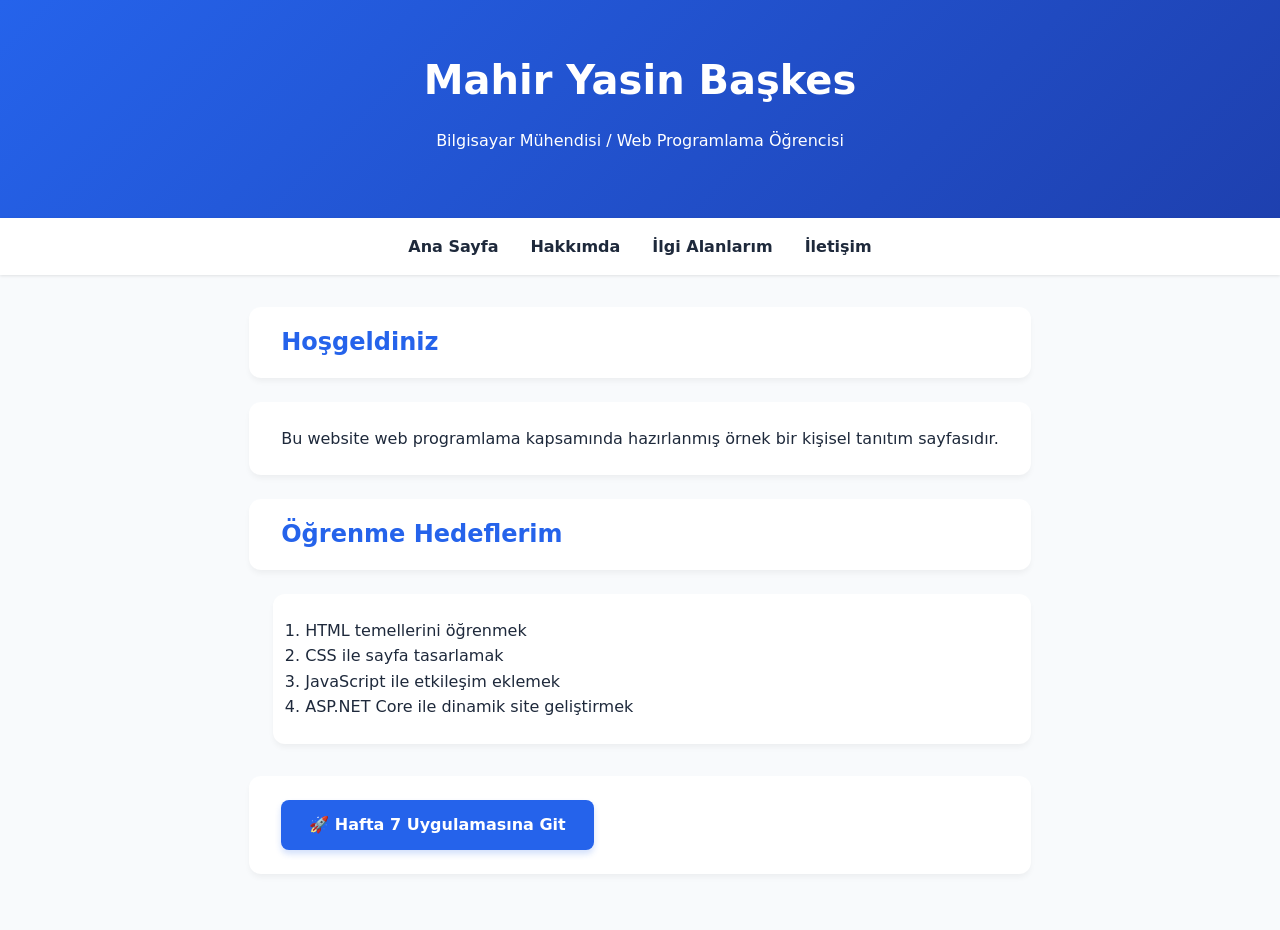
<file: index.html>
<!DOCTYPE html>
<html lang="tr">
<head>
    <meta charset="UTF-8">
    <title>Ana Sayfa</title>
    <link rel="stylesheet" href="styles/style.css">
</head>
<body>

<header>
    <strong>Mahir Yasin Başkes</strong>
    <p>Bilgisayar Mühendisi / Web Programlama Öğrencisi</p>
</header>

<nav>
    <ul>
        <li><a href="index.html">Ana Sayfa</a></li>
        <li><a href="about.html">Hakkımda</a></li>
        <li><a href="interests.html">İlgi Alanlarım</a></li>
        <li><a href="contact.html">İletişim</a></li>
    </ul>
</nav>

<main>
    <h2>Hoşgeldiniz</h2>
    <p>Bu website web programlama kapsamında hazırlanmış örnek bir kişisel tanıtım sayfasıdır.</p>

    <h2>Öğrenme Hedeflerim</h2>
    <ol>
        <li>HTML temellerini öğrenmek</li>
        <li>CSS ile sayfa tasarlamak</li>
        <li>JavaScript ile etkileşim eklemek</li>
        <li>ASP.NET Core ile dinamik site geliştirmek</li>
    </ol>

    <div style="margin-top: 2rem;">
        <a href="hafta7.html" style="display:inline-block; padding: 0.75rem 1.75rem; background-color: #0d6efd; color: #fff; text-decoration: none; border-radius: 8px; font-weight: bold; font-size: 1rem;">
            🚀 Hafta 7 Uygulamasına Git
        </a>
    </div>
</main>

<script src="scripts/main.js"></script>
</body>
</html>
</file>
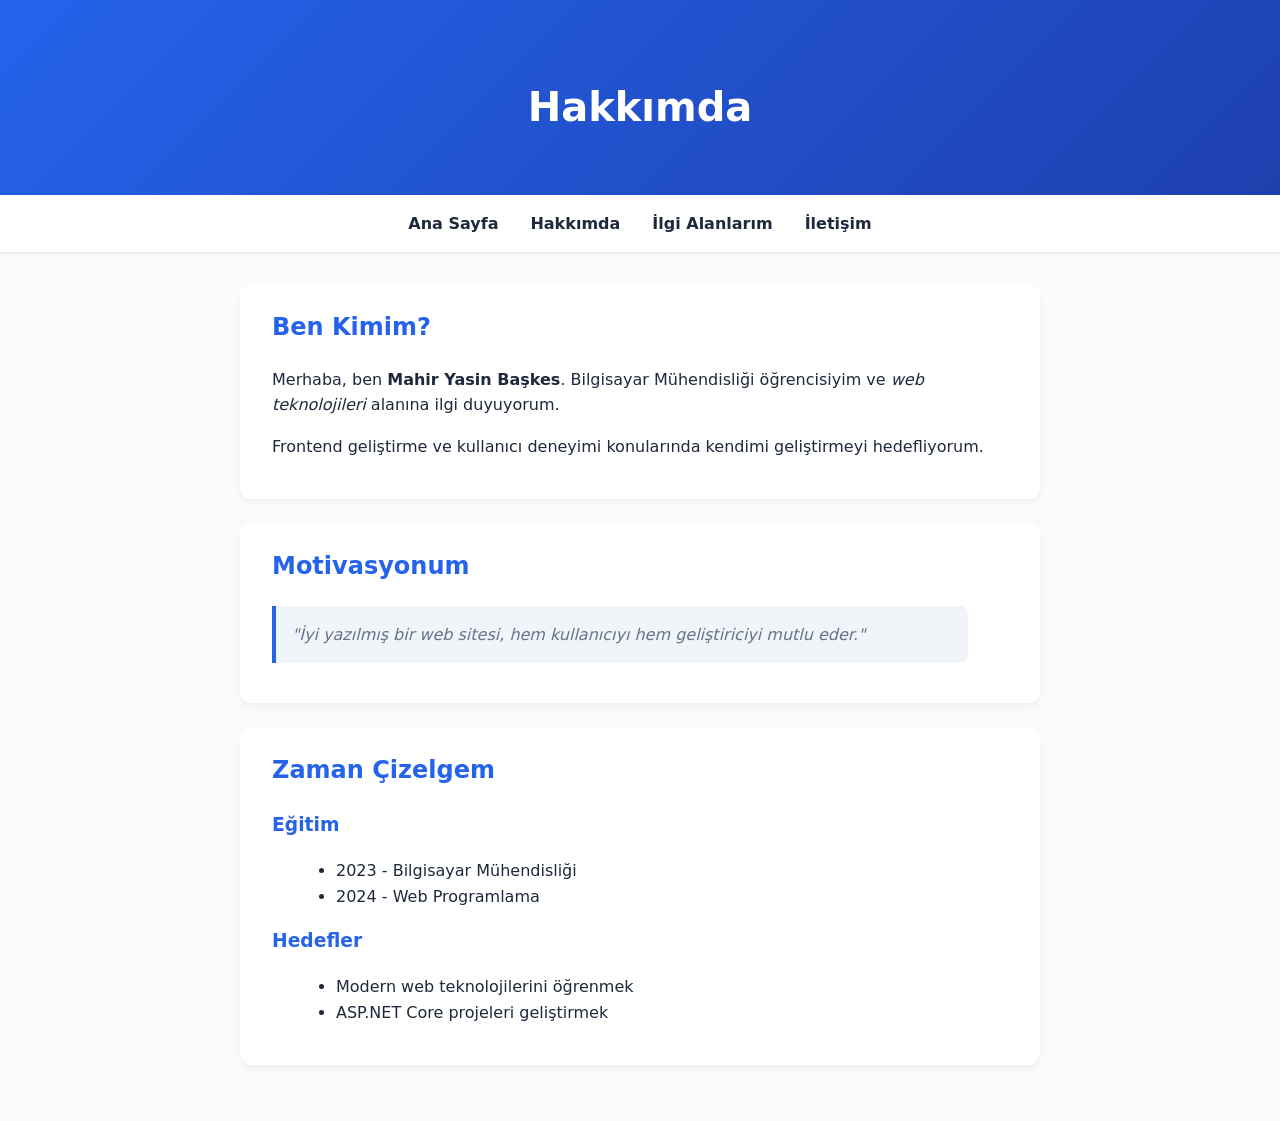
<file: about.html>
<!DOCTYPE html>
<html lang="tr">
<head>
    <meta charset="UTF-8">
    <title>Hakkımda</title>
    <link rel="stylesheet" href="styles/style.css">
</head>
<body>

<header>
    <h1>Hakkımda</h1>
</header>

<nav>
    <ul>
        <li><a href="index.html">Ana Sayfa</a></li>
        <li><a href="about.html">Hakkımda</a></li>
        <li><a href="interests.html">İlgi Alanlarım</a></li>
        <li><a href="contact.html">İletişim</a></li>
    </ul>
</nav>

<main>

<section>
    <h2>Ben Kimim?</h2>
    <p>
        Merhaba, ben <strong>Mahir Yasin Başkes</strong>. 
        Bilgisayar Mühendisliği öğrencisiyim ve <em>web teknolojileri</em> alanına ilgi duyuyorum.
    </p>

    <p>
        Frontend geliştirme ve kullanıcı deneyimi konularında kendimi geliştirmeyi hedefliyorum.
    </p>
</section>

<section>
    <h2>Motivasyonum</h2>
    <blockquote>
        "İyi yazılmış bir web sitesi, hem kullanıcıyı hem geliştiriciyi mutlu eder."
    </blockquote>
</section>

<section>
    <h2>Zaman Çizelgem</h2>

    <h3>Eğitim</h3>
    <ul>
        <li>2023 - Bilgisayar Mühendisliği</li>
        <li>2024 - Web Programlama</li>
    </ul>

    <h3>Hedefler</h3>
    <ul>
        <li>Modern web teknolojilerini öğrenmek</li>
        <li>ASP.NET Core projeleri geliştirmek</li>
    </ul>
</section>

</main>

</body>
</html>
</file>
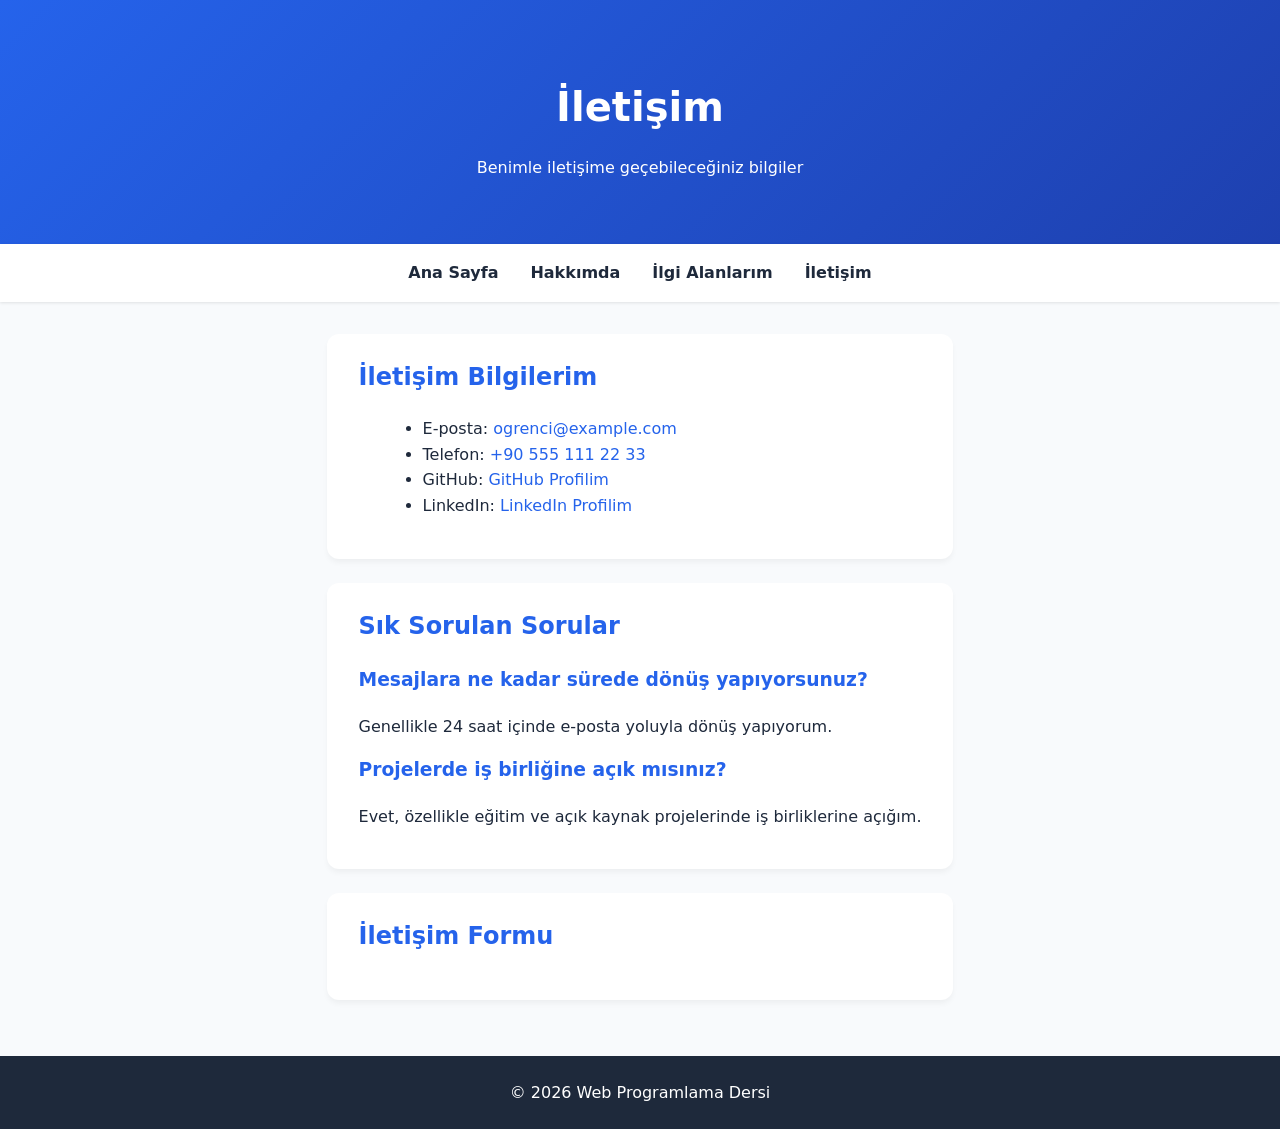
<file: contact.html>
<!DOCTYPE html>
<html lang="tr">
<head>
    <meta charset="UTF-8">
    <title>İletişim</title>
    <link rel="stylesheet" href="styles/style.css">
</head>
<body>

<header>
    <h1>İletişim</h1>
    <p>Benimle iletişime geçebileceğiniz bilgiler</p>
</header>

<nav>
    <ul>
        <li><a href="index.html">Ana Sayfa</a></li>
        <li><a href="about.html">Hakkımda</a></li>
        <li><a href="interests.html">İlgi Alanlarım</a></li>
        <li><a href="contact.html">İletişim</a></li>
    </ul>
</nav>

<main>

<section>
    <h2>İletişim Bilgilerim</h2>
    <ul>
        <li>E-posta: <a href="mailto:ogrenci@example.com">ogrenci@example.com</a></li>
        <li> Telefon: <a href="tel:+905551112233">+90 555 111 22 33</a></li>
        <li> GitHub: <a href="https://github.com/" target="_blank">GitHub Profilim</a></li>
        <li>LinkedIn: <a href="https://linkedin.com/" target="_blank">LinkedIn Profilim</a></li>
    </ul>
</section>

<section>
    <h2>Sık Sorulan Sorular</h2>

    <h3>Mesajlara ne kadar sürede dönüş yapıyorsunuz?</h3>
    <p>Genellikle 24 saat içinde e-posta yoluyla dönüş yapıyorum.</p>

    <h3>Projelerde iş birliğine açık mısınız?</h3>
    <p>Evet, özellikle eğitim ve açık kaynak projelerinde iş birliklerine açığım.</p>
</section>

<section>
    <h2>İletişim Formu</h2>

</section>

</main>

<footer>
    <p>© 2026 Web Programlama Dersi</p>
</footer>

</body>
</html>
</file>
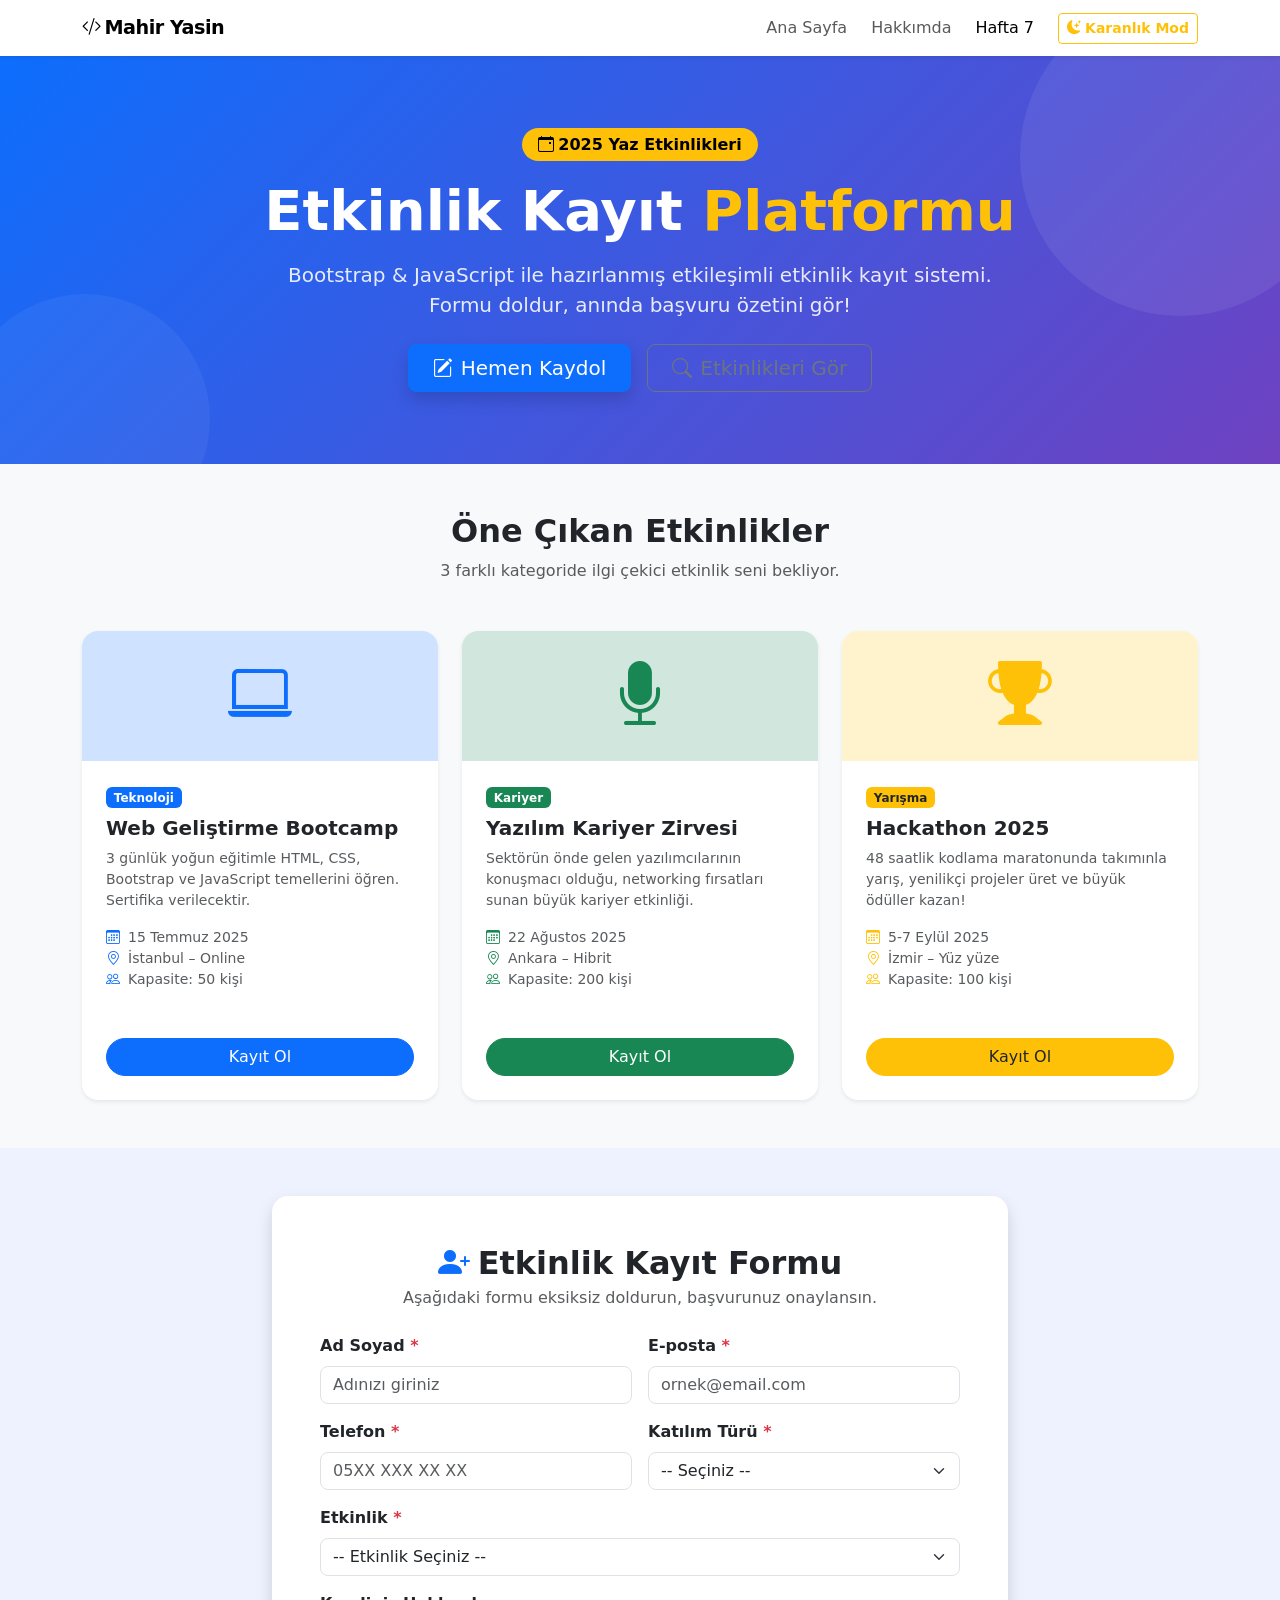
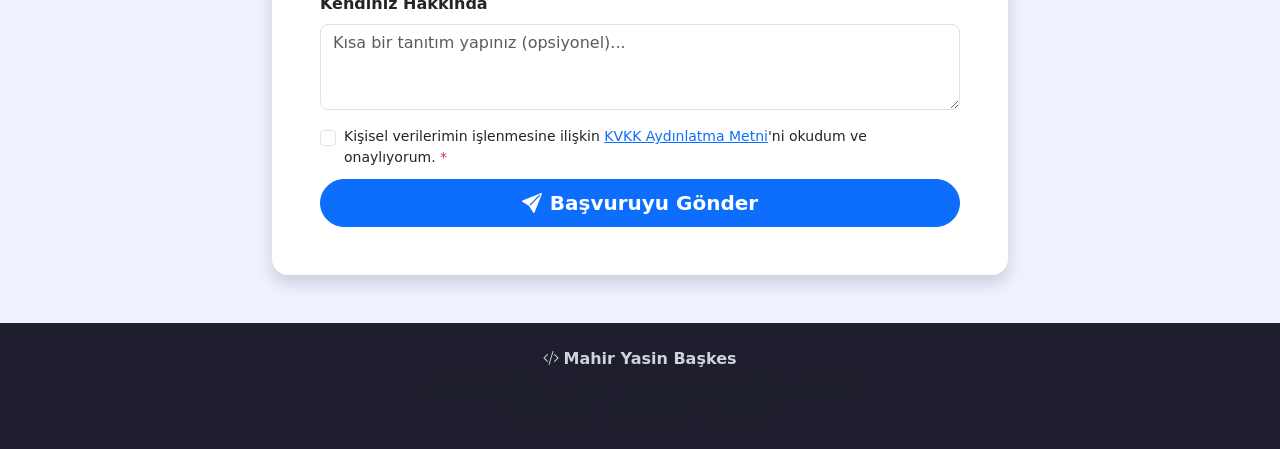
<file: hafta7.html>
<!DOCTYPE html>
<html lang="tr">
<head>
    <meta charset="UTF-8">
    <meta name="viewport" content="width=device-width, initial-scale=1.0">
    <meta name="description" content="Bootstrap ve JavaScript ile hazırlanmış etkileşimli etkinlik kayıt sayfası - Web Programlama Hafta 7">
    <title>Hafta 7 – Etkinlik Kayıt | Mahir Yasin</title>

    <!-- Bootstrap 5.3.3 CSS -->
    <link href="https://cdn.jsdelivr.net/npm/bootstrap@5.3.3/dist/css/bootstrap.min.css" rel="stylesheet">
    <!-- Bootstrap Icons -->
    <link href="https://cdn.jsdelivr.net/npm/bootstrap-icons@1.11.3/font/bootstrap-icons.min.css" rel="stylesheet">
    <!-- Özel CSS -->
    <link rel="stylesheet" href="styles/hafta7.css">
</head>
<body id="sayfa">

    <!-- NAVBAR -->
    <nav class="navbar navbar-expand-lg sticky-top shadow-sm" id="navbar">
        <div class="container">
            <a class="navbar-brand fw-bold" href="index.html">
                <i class="bi bi-code-slash me-1"></i>Mahir Yasin
            </a>
            <button class="navbar-toggler" type="button" data-bs-toggle="collapse" data-bs-target="#navMenu">
                <span class="navbar-toggler-icon"></span>
            </button>
            <div class="collapse navbar-collapse" id="navMenu">
                <ul class="navbar-nav ms-auto mb-2 mb-lg-0 align-items-center gap-2">
                    <li class="nav-item"><a class="nav-link" href="index.html">Ana Sayfa</a></li>
                    <li class="nav-item"><a class="nav-link" href="about.html">Hakkımda</a></li>
                    <li class="nav-item"><a class="nav-link active" href="hafta7.html">Hafta 7</a></li>
                    <li class="nav-item">
                        <button id="temaBtn" class="btn btn-sm btn-outline-warning ms-2 fw-semibold" onclick="temaDegistir()">
                            <i class="bi bi-moon-stars-fill me-1"></i>Karanlık Mod
                        </button>
                    </li>
                </ul>
            </div>
        </div>
    </nav>

    <!-- HERO -->
    <section class="hero-section text-center py-5" id="hero">
        <div class="container py-4">
            <span class="badge text-bg-warning mb-3 px-3 py-2 fs-6 rounded-pill">
                <i class="bi bi-calendar-event me-1"></i>2025 Yaz Etkinlikleri
            </span>
            <h1 class="display-4 fw-bold mb-3">Etkinlik Kayıt <span class="hero-accent">Platformu</span></h1>
            <p class="lead mb-4 hero-sub">
                Bootstrap &amp; JavaScript ile hazırlanmış etkileşimli etkinlik kayıt sistemi.<br>
                Formu doldur, anında başvuru özetini gör!
            </p>
            <div class="d-flex justify-content-center gap-3 flex-wrap">
                <a href="#form-bolumu" class="btn btn-primary btn-lg shadow px-4">
                    <i class="bi bi-pencil-square me-2"></i>Hemen Kaydol
                </a>
                <a href="#etkinlikler" class="btn btn-outline-secondary btn-lg px-4">
                    <i class="bi bi-search me-2"></i>Etkinlikleri Gör
                </a>
            </div>
        </div>
    </section>

    <!-- ETKİNLİK KARTLARI -->
    <section class="py-5" id="etkinlikler">
        <div class="container">
            <h2 class="text-center fw-bold mb-2">Öne Çıkan Etkinlikler</h2>
            <p class="text-center text-muted mb-5">3 farklı kategoride ilgi çekici etkinlik seni bekliyor.</p>
            <div class="row g-4">

                <!-- Kart 1 -->
                <div class="col-md-4">
                    <div class="card h-100 shadow-sm border-0 rounded-4 card-hover">
                        <div class="card-img-top-custom bg-primary-subtle d-flex align-items-center justify-content-center rounded-top-4" style="height:130px;">
                            <i class="bi bi-laptop display-3 text-primary"></i>
                        </div>
                        <div class="card-body p-4">
                            <span class="badge bg-primary mb-2">Teknoloji</span>
                            <h3 class="card-title h5 fw-bold">Web Geliştirme Bootcamp</h3>
                            <p class="card-text text-muted small">
                                3 günlük yoğun eğitimle HTML, CSS, Bootstrap ve JavaScript temellerini öğren. Sertifika verilecektir.
                            </p>
                            <ul class="list-unstyled small text-muted mb-3">
                                <li><i class="bi bi-calendar3 me-2 text-primary"></i>15 Temmuz 2025</li>
                                <li><i class="bi bi-geo-alt me-2 text-primary"></i>İstanbul – Online</li>
                                <li><i class="bi bi-people me-2 text-primary"></i>Kapasite: 50 kişi</li>
                            </ul>
                        </div>
                        <div class="card-footer bg-transparent border-0 px-4 pb-4">
                            <a href="#form-bolumu" class="btn btn-primary w-100 rounded-pill">Kayıt Ol</a>
                        </div>
                    </div>
                </div>

                <!-- Kart 2 -->
                <div class="col-md-4">
                    <div class="card h-100 shadow-sm border-0 rounded-4 card-hover">
                        <div class="card-img-top-custom bg-success-subtle d-flex align-items-center justify-content-center rounded-top-4" style="height:130px;">
                            <i class="bi bi-mic-fill display-3 text-success"></i>
                        </div>
                        <div class="card-body p-4">
                            <span class="badge bg-success mb-2">Kariyer</span>
                            <h3 class="card-title h5 fw-bold">Yazılım Kariyer Zirvesi</h3>
                            <p class="card-text text-muted small">
                                Sektörün önde gelen yazılımcılarının konuşmacı olduğu, networking fırsatları sunan büyük kariyer etkinliği.
                            </p>
                            <ul class="list-unstyled small text-muted mb-3">
                                <li><i class="bi bi-calendar3 me-2 text-success"></i>22 Ağustos 2025</li>
                                <li><i class="bi bi-geo-alt me-2 text-success"></i>Ankara – Hibrit</li>
                                <li><i class="bi bi-people me-2 text-success"></i>Kapasite: 200 kişi</li>
                            </ul>
                        </div>
                        <div class="card-footer bg-transparent border-0 px-4 pb-4">
                            <a href="#form-bolumu" class="btn btn-success w-100 rounded-pill">Kayıt Ol</a>
                        </div>
                    </div>
                </div>

                <!-- Kart 3 -->
                <div class="col-md-4">
                    <div class="card h-100 shadow-sm border-0 rounded-4 card-hover">
                        <div class="card-img-top-custom bg-warning-subtle d-flex align-items-center justify-content-center rounded-top-4" style="height:130px;">
                            <i class="bi bi-trophy-fill display-3 text-warning"></i>
                        </div>
                        <div class="card-body p-4">
                            <span class="badge bg-warning text-dark mb-2">Yarışma</span>
                            <h3 class="card-title h5 fw-bold">Hackathon 2025</h3>
                            <p class="card-text text-muted small">
                                48 saatlik kodlama maratonunda takımınla yarış, yenilikçi projeler üret ve büyük ödüller kazan!
                            </p>
                            <ul class="list-unstyled small text-muted mb-3">
                                <li><i class="bi bi-calendar3 me-2 text-warning"></i>5-7 Eylül 2025</li>
                                <li><i class="bi bi-geo-alt me-2 text-warning"></i>İzmir – Yüz yüze</li>
                                <li><i class="bi bi-people me-2 text-warning"></i>Kapasite: 100 kişi</li>
                            </ul>
                        </div>
                        <div class="card-footer bg-transparent border-0 px-4 pb-4">
                            <a href="#form-bolumu" class="btn btn-warning w-100 rounded-pill text-dark">Kayıt Ol</a>
                        </div>
                    </div>
                </div>

            </div>
        </div>
    </section>

    <!-- KAYIT FORMU -->
    <section class="py-5 form-section" id="form-bolumu">
        <div class="container">
            <div class="row justify-content-center">
                <div class="col-lg-8">
                    <div class="card border-0 shadow rounded-4 p-4 p-md-5">
                        <h2 class="fw-bold mb-1 text-center"><i class="bi bi-person-plus-fill me-2 text-primary"></i>Etkinlik Kayıt Formu</h2>
                        <p class="text-center text-muted mb-4">Aşağıdaki formu eksiksiz doldurun, başvurunuz onaylansın.</p>

                        <!-- Uyarı / Hata alanı -->
                        <div id="uyariAlani" class="alert alert-danger d-none" role="alert">
                            <i class="bi bi-exclamation-triangle-fill me-2"></i>
                            <span id="uyariMesaji"></span>
                        </div>

                        <form id="kayitFormu" novalidate>
                            <div class="row g-3">

                                <!-- Ad Soyad -->
                                <div class="col-md-6">
                                    <label for="adSoyad" class="form-label fw-semibold">Ad Soyad <span class="text-danger">*</span></label>
                                    <input type="text" class="form-control rounded-3" id="adSoyad" placeholder="Adınızı giriniz">
                                </div>

                                <!-- E-posta -->
                                <div class="col-md-6">
                                    <label for="email" class="form-label fw-semibold">E-posta <span class="text-danger">*</span></label>
                                    <input type="email" class="form-control rounded-3" id="email" placeholder="ornek@email.com">
                                </div>

                                <!-- Telefon -->
                                <div class="col-md-6">
                                    <label for="telefon" class="form-label fw-semibold">Telefon <span class="text-danger">*</span></label>
                                    <input type="tel" class="form-control rounded-3" id="telefon" placeholder="05XX XXX XX XX">
                                </div>

                                <!-- Katılım Türü -->
                                <div class="col-md-6">
                                    <label for="katilimTuru" class="form-label fw-semibold">Katılım Türü <span class="text-danger">*</span></label>
                                    <select class="form-select rounded-3" id="katilimTuru">
                                        <option value="">-- Seçiniz --</option>
                                        <option value="Yüz Yüze">Yüz Yüze</option>
                                        <option value="Online">Online</option>
                                        <option value="Hibrit">Hibrit</option>
                                    </select>
                                </div>

                                <!-- Etkinlik Seçimi -->
                                <div class="col-12">
                                    <label for="etkinlikSec" class="form-label fw-semibold">Etkinlik <span class="text-danger">*</span></label>
                                    <select class="form-select rounded-3" id="etkinlikSec">
                                        <option value="">-- Etkinlik Seçiniz --</option>
                                        <option value="Web Geliştirme Bootcamp">Web Geliştirme Bootcamp (15 Tem 2025)</option>
                                        <option value="Yazılım Kariyer Zirvesi">Yazılım Kariyer Zirvesi (22 Ağu 2025)</option>
                                        <option value="Hackathon 2025">Hackathon 2025 (5-7 Eyl 2025)</option>
                                    </select>
                                </div>

                                <!-- Hakkında -->
                                <div class="col-12">
                                    <label for="hakkinda" class="form-label fw-semibold">Kendiniz Hakkında</label>
                                    <textarea class="form-control rounded-3" id="hakkinda" rows="3" placeholder="Kısa bir tanıtım yapınız (opsiyonel)..."></textarea>
                                </div>

                                <!-- KVKK -->
                                <div class="col-12">
                                    <div class="form-check">
                                        <input class="form-check-input" type="checkbox" id="kvkk">
                                        <label class="form-check-label small" for="kvkk">
                                            Kişisel verilerimin işlenmesine ilişkin <a href="#" class="text-primary">KVKK Aydınlatma Metni</a>'ni okudum ve onaylıyorum. <span class="text-danger">*</span>
                                        </label>
                                    </div>
                                </div>

                                <!-- Gönder butonu -->
                                <div class="col-12 d-grid mt-2">
                                    <button type="submit" class="btn btn-primary btn-lg rounded-pill fw-semibold">
                                        <i class="bi bi-send-fill me-2"></i>Başvuruyu Gönder
                                    </button>
                                </div>

                            </div>
                        </form>
                    </div>
                </div>
            </div>
        </div>
    </section>

    <!-- SONUÇ ALANI -->
    <section class="py-4" id="sonuc-bolumu" style="display:none !important;">
    </section>
    <div id="sonucAlani" class="container mb-5" style="display:none;"></div>

    <!-- FOOTER -->
    <footer class="footer-section py-4 text-center">
        <div class="container">
            <p class="mb-1 fw-semibold"><i class="bi bi-code-slash me-1"></i>Mahir Yasin Başkes</p>
            <p class="text-muted small mb-2">Web Programlama – Hafta 7 Laboratuvar Uygulaması &copy; 2025</p>
            <div class="d-flex justify-content-center gap-3">
                <a href="index.html" class="text-muted small text-decoration-none"><i class="bi bi-house me-1"></i>Ana Sayfa</a>
                <a href="about.html" class="text-muted small text-decoration-none"><i class="bi bi-person me-1"></i>Hakkımda</a>
                <a href="contact.html" class="text-muted small text-decoration-none"><i class="bi bi-envelope me-1"></i>İletişim</a>
            </div>
        </div>
    </footer>

    <!-- Bootstrap Bundle JS -->
    <script src="https://cdn.jsdelivr.net/npm/bootstrap@5.3.3/dist/js/bootstrap.bundle.min.js"></script>
    <!-- Hafta 7 JS -->
    <script src="scripts/hafta7.js"></script>
</body>
</html>
</file>
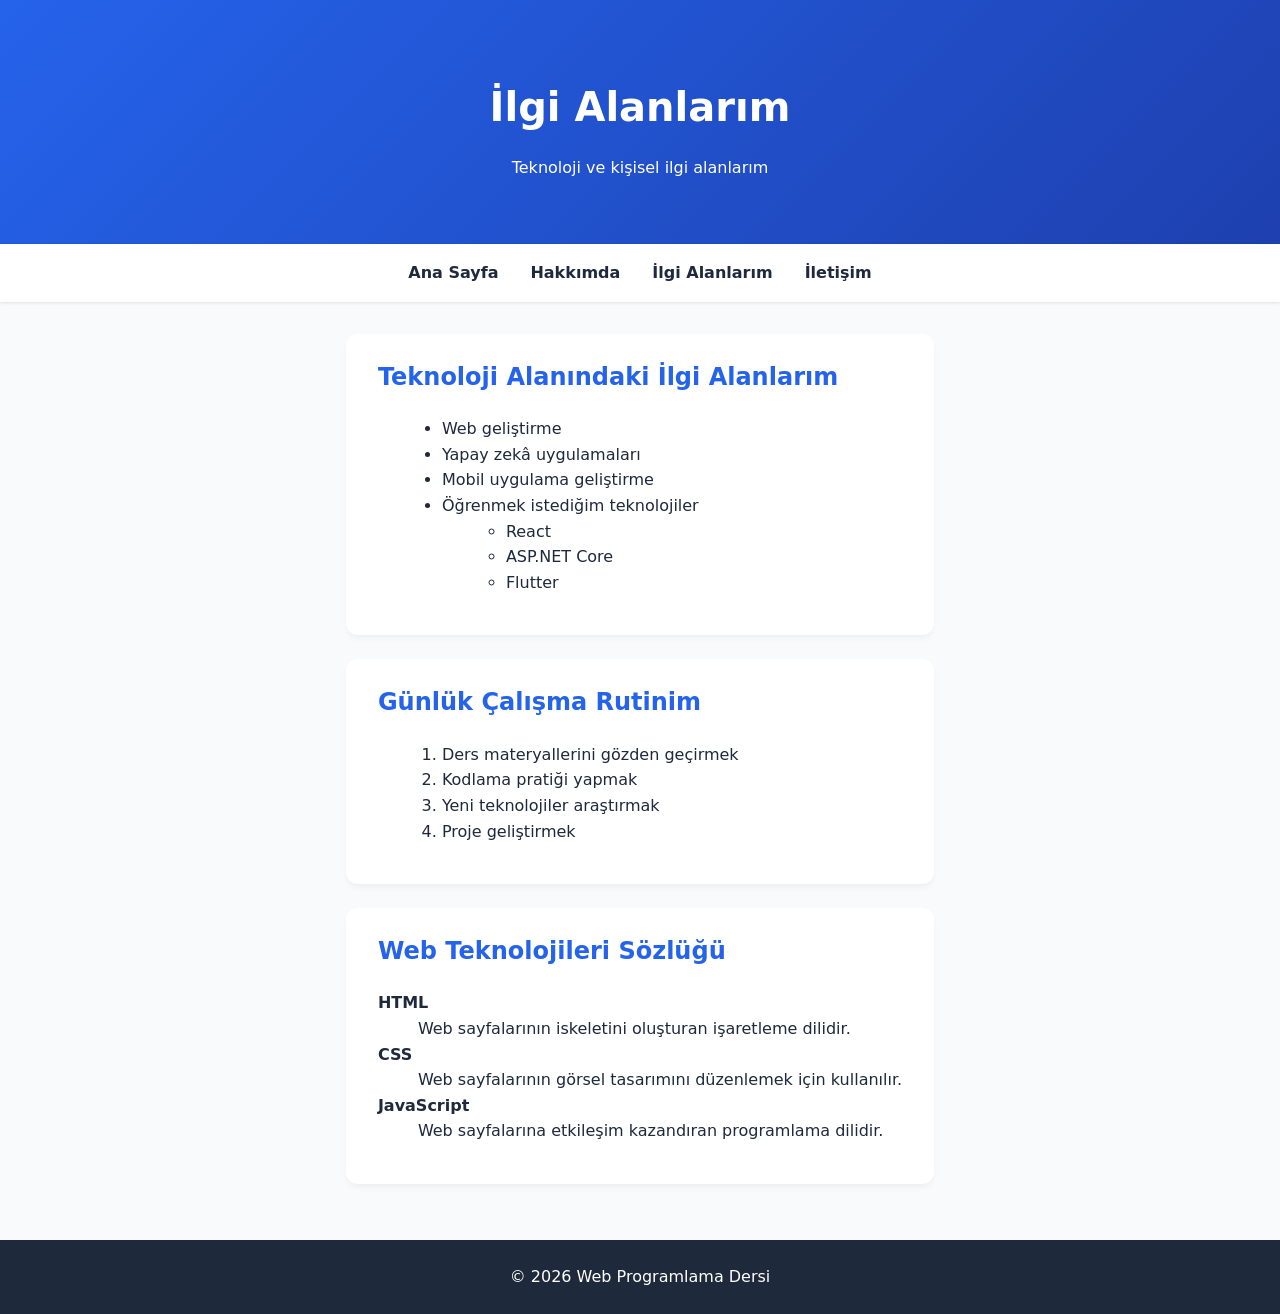
<file: interests.html>
<!DOCTYPE html>
<html lang="tr">
<head>
    <meta charset="UTF-8">
    <title>İlgi Alanlarım</title>
    <link rel="stylesheet" href="styles/style.css">
</head>
<body>

<header>
    <h1>İlgi Alanlarım</h1>
    <p>Teknoloji ve kişisel ilgi alanlarım</p>
</header>

<nav>
    <ul>
        <li><a href="index.html">Ana Sayfa</a></li>
        <li><a href="about.html">Hakkımda</a></li>
        <li><a href="interests.html">İlgi Alanlarım</a></li>
        <li><a href="contact.html">İletişim</a></li>
    </ul>
</nav>

<main>

<section>
    <h2>Teknoloji Alanındaki İlgi Alanlarım</h2>
    <ul>
        <li>Web geliştirme</li>
        <li>Yapay zekâ uygulamaları</li>
        <li>Mobil uygulama geliştirme</li>
        <li>Öğrenmek istediğim teknolojiler
            <ul>
                <li>React</li>
                <li>ASP.NET Core</li>
                <li>Flutter</li>
            </ul>
        </li>
    </ul>
</section>

<section>
    <h2>Günlük Çalışma Rutinim</h2>
    <ol>
        <li>Ders materyallerini gözden geçirmek</li>
        <li>Kodlama pratiği yapmak</li>
        <li>Yeni teknolojiler araştırmak</li>
        <li>Proje geliştirmek</li>
    </ol>
</section>

<section>
    <h2>Web Teknolojileri Sözlüğü</h2>

    <dl>
        <dt><strong>HTML</strong></dt>
        <dd>Web sayfalarının iskeletini oluşturan işaretleme dilidir.</dd>

        <dt><strong>CSS</strong></dt>
        <dd>Web sayfalarının görsel tasarımını düzenlemek için kullanılır.</dd>

        <dt><strong>JavaScript</strong></dt>
        <dd>Web sayfalarına etkileşim kazandıran programlama dilidir.</dd>
    </dl>
</section>

</main>

<footer>
    <p>© 2026 Web Programlama Dersi</p>
</footer>

</body>
</html>
</file>
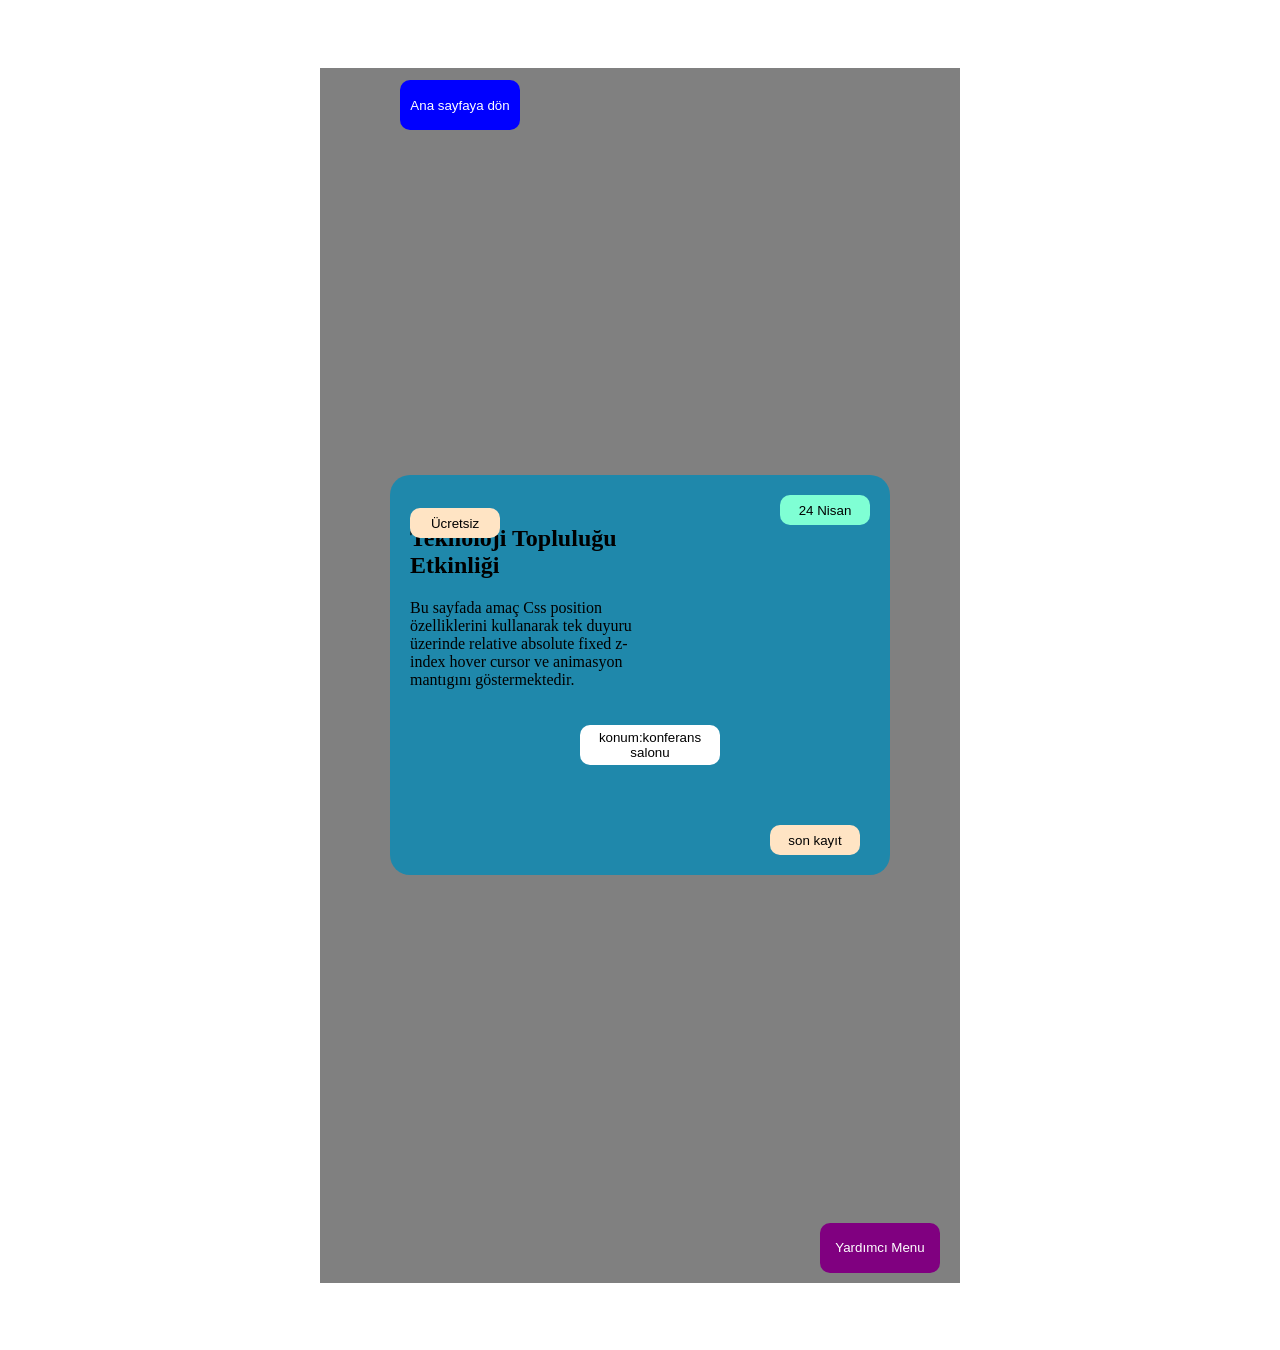
<file: lab-position.html>
<!DOCTYPE html>
<html lang="tr">
<head>
    <meta charset="UTF-8">
    <meta name="viewport" content="width=device-width, initial-scale=1.0">
    <title>Position Lab</title>
    <link rel="stylesheet" href="lab-position.css">
</head>
<body>
    <div class="container">
        <!-- Ana sayfaya dön butonuna işlevsellik ekledim -->
        <button class="page-button" onclick="window.location.href='index.html'">Ana sayfaya dön</button>
        <button class="page-button">Yardımcı Menu</button>
        
        <div class="content">
            <button>Ücretsiz</button>
            <button>24 Nisan</button>
            <button>konum:konferans salonu</button>
            <button>son kayıt</button>
            <div class="text">
                <h2>Teknoloji Topluluğu Etkinliği</h2>
                <p>Bu sayfada amaç Css position özelliklerini kullanarak tek duyuru üzerinde relative absolute fixed z-index hover cursor ve animasyon mantıgını göstermektedir.</p>
            </div>
        </div>
    </div>
</body>
</html>
</file>
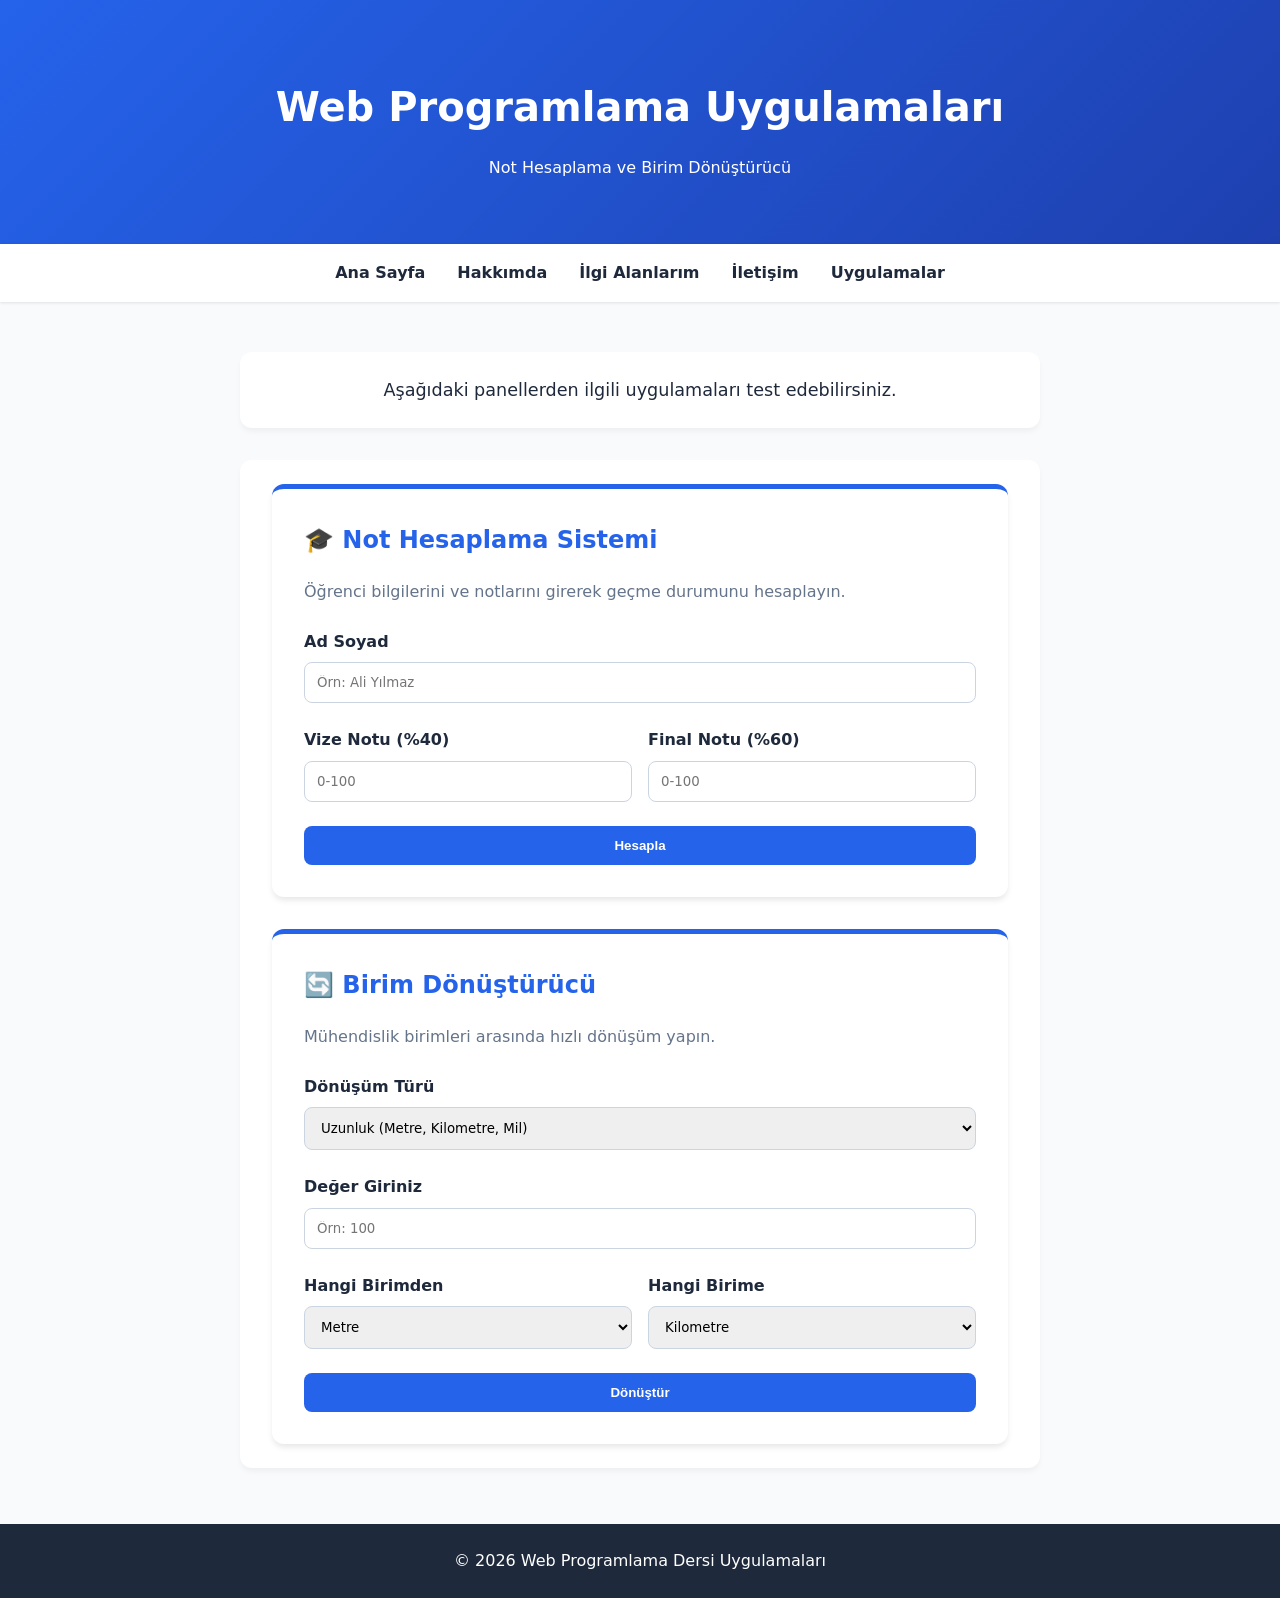
<file: uygulamalar.html>
<!DOCTYPE html>
<html lang="tr">
<head>
    <meta charset="UTF-8">
    <title>Uygulamalar (Not Hesaplama & Birim Dönüştürücü)</title>
    <link rel="stylesheet" href="styles/style.css">
    <style>
        .app-container {
            display: flex;
            flex-wrap: wrap;
            gap: 2rem;
            margin-top: 2rem;
        }

        .app-card {
            flex: 1;
            min-width: 300px;
            background-color: var(--card-bg);
            border-radius: 12px;
            padding: 2rem;
            box-shadow: 0 4px 6px -1px rgba(0,0,0,0.1);
            border-top: 5px solid var(--primary-color);
        }

        .form-group {
            margin-bottom: 1.5rem;
        }

        .form-group label {
            display: block;
            margin-bottom: 0.5rem;
            font-weight: 600;
        }

        .form-group input, .form-group select {
            width: 100%;
            padding: 0.75rem;
            border: 1px solid #cbd5e1;
            border-radius: 8px;
            font-family: inherit;
            box-sizing: border-box;
        }

        .form-group input:focus, .form-group select:focus {
            outline: none;
            border-color: var(--primary-color);
            box-shadow: 0 0 0 3px rgba(37, 99, 235, 0.2);
        }

        .btn-submit {
            display: block;
            width: 100%;
            padding: 0.75rem;
            background-color: var(--primary-color);
            color: white;
            border: none;
            border-radius: 8px;
            font-weight: bold;
            cursor: pointer;
            transition: background-color 0.2s, transform 0.1s;
        }

        .btn-submit:hover {
            background-color: var(--secondary-color);
            transform: translateY(-2px);
        }

        .btn-submit:active {
            transform: translateY(0);
        }

        .result-box {
            margin-top: 1.5rem;
            padding: 1.5rem;
            border-radius: 8px;
            background-color: #f1f5f9;
            text-align: center;
            display: none;
        }

        .result-box.success {
            background-color: #dcfce7;
            color: #166534;
            border: 1px solid #bbf7d0;
        }

        .result-box.danger {
            background-color: #fee2e2;
            color: #991b1b;
            border: 1px solid #fecaca;
        }

        .result-box.info {
            background-color: #e0f2fe;
            color: #075985;
            border: 1px solid #bae6fd;
        }

        .result-title {
            font-size: 1.25rem;
            font-weight: bold;
            margin-bottom: 0.5rem;
        }

        .result-detail {
            font-size: 1rem;
            margin: 0;
        }
        
        .unit-flex {
            display: flex;
            gap: 1rem;
        }
        
        .unit-flex .form-group {
            flex: 1;
        }
    </style>
</head>
<body>

<header>
    <h1>Web Programlama Uygulamaları</h1>
    <p>Not Hesaplama ve Birim Dönüştürücü</p>
</header>

<nav>
    <ul>
        <li><a href="index.html">Ana Sayfa</a></li>
        <li><a href="about.html">Hakkımda</a></li>
        <li><a href="interests.html">İlgi Alanlarım</a></li>
        <li><a href="contact.html">İletişim</a></li>
        <li><a href="uygulamalar.html">Uygulamalar</a></li>
    </ul>
</nav>

<main>
    <p style="text-align:center; font-size: 1.1rem;">Aşağıdaki panellerden ilgili uygulamaları test edebilirsiniz.</p>

    <div class="app-container">
        <!-- Uygulama 1: Not Hesaplama -->
        <div class="app-card">
            <h2>🎓 Not Hesaplama Sistemi</h2>
            <p style="color: #64748b; margin-bottom: 1.5rem;">Öğrenci bilgilerini ve notlarını girerek geçme durumunu hesaplayın.</p>
            
            <div class="form-group">
                <label for="adSoyad">Ad Soyad</label>
                <input type="text" id="adSoyad" placeholder="Örn: Ali Yılmaz">
            </div>
            <div class="unit-flex">
                <div class="form-group">
                    <label for="vizeNotu">Vize Notu (%40)</label>
                    <input type="text" id="vizeNotu" placeholder="0-100">
                </div>
                <div class="form-group">
                    <label for="finalNotu">Final Notu (%60)</label>
                    <input type="text" id="finalNotu" placeholder="0-100">
                </div>
            </div>
            
            <button class="btn-submit" onclick="hesaplaNot()">Hesapla</button>

            <div id="notSonuc" class="result-box">
                <div class="result-title" id="notOzet"></div>
                <p class="result-detail" id="notDetay"></p>
            </div>
        </div>

        <!-- Uygulama 2: Birim Dönüştürücü -->
        <div class="app-card">
            <h2>🔄 Birim Dönüştürücü</h2>
            <p style="color: #64748b; margin-bottom: 1.5rem;">Mühendislik birimleri arasında hızlı dönüşüm yapın.</p>

            <div class="form-group">
                <label for="donusumTipi">Dönüşüm Türü</label>
                <select id="donusumTipi" onchange="turDegisti()">
                    <option value="uzunluk">Uzunluk (Metre, Kilometre, Mil)</option>
                    <option value="sicaklik">Sıcaklık (Celsius, Fahrenheit, Kelvin)</option>
                </select>
            </div>

            <div class="form-group">
                <label for="girisDegeri">Değer Giriniz</label>
                <input type="text" id="girisDegeri" placeholder="Örn: 100">
            </div>

            <div class="unit-flex">
                <div class="form-group">
                    <label for="birimKaynak">Hangi Birimden</label>
                    <select id="birimKaynak"></select>
                </div>
                <div class="form-group">
                    <label for="birimHedef">Hangi Birime</label>
                    <select id="birimHedef"></select>
                </div>
            </div>

            <button class="btn-submit" onclick="hesaplaDonusum()">Dönüştür</button>

            <div id="donusumSonuc" class="result-box info">
                <div class="result-title">Sonuç</div>
                <p class="result-detail" id="donusumDetay"></p>
            </div>
        </div>
    </div>
</main>

<footer>
    <p>© 2026 Web Programlama Dersi Uygulamaları</p>
</footer>

<script src="scripts/uygulamalar.js"></script>
</body>
</html>
</file>
<file: styles/style.css>
:root {
    --primary-color: #2563eb;
    --secondary-color: #1e40af;
    --bg-color: #f8fafc;
    --text-color: #1e293b;
    --nav-bg: #ffffff;
    --card-bg: #ffffff;
}

body {
    font-family: 'Inter', system-ui, -apple-system, sans-serif;
    background-color: var(--bg-color);
    color: var(--text-color);
    margin: 0;
    padding: 0;
    line-height: 1.6;
    display: flex;
    flex-direction: column;
    min-height: 100vh;
}

header {
    background: linear-gradient(135deg, var(--primary-color), var(--secondary-color));
    color: white;
    padding: 3rem 1rem;
    text-align: center;
    box-shadow: 0 4px 6px -1px rgba(0,0,0,0.1);
}

header h1, header strong {
    font-size: 2.5rem;
    margin-bottom: 0.5rem;
    display: block;
}

nav {
    background-color: var(--nav-bg);
    padding: 1rem;
    box-shadow: 0 1px 3px rgba(0,0,0,0.1);
    position: sticky;
    top: 0;
    z-index: 100;
}

nav ul {
    list-style: none;
    margin: 0;
    padding: 0;
    display: flex;
    justify-content: center;
    gap: 2rem;
    flex-wrap: wrap;
}

nav a {
    text-decoration: none;
    color: var(--text-color);
    font-weight: 600;
    transition: color 0.3s ease;
}

nav a:hover {
    color: var(--primary-color);
}

main {
    max-width: 800px;
    margin: 2rem auto;
    padding: 0 1rem;
    flex: 1;
}

main > section, main > div, main > p, main > h2, main > ol {
    background-color: var(--card-bg);
    border-radius: 12px;
    padding: 1.5rem 2rem;
    margin-bottom: 1.5rem;
    box-shadow: 0 4px 6px -1px rgba(0,0,0,0.05);
}

main > h2 {
    padding: 1rem 2rem;
}

h2, h3 {
    color: var(--primary-color);
    margin-top: 0;
}

ul, ol {
    margin-left: 1.5rem;
}

blockquote {
    border-left: 4px solid var(--primary-color);
    padding-left: 1rem;
    font-style: italic;
    color: #64748b;
    margin-left: 0;
    background-color: #f1f5f9;
    padding: 1rem;
    border-radius: 0 8px 8px 0;
}

a {
    color: var(--primary-color);
    text-decoration: none;
}

a:hover {
    text-decoration: underline;
}

footer {
    text-align: center;
    padding: 1.5rem;
    background-color: #1e293b;
    color: white;
    margin-top: auto;
}

footer p {
    margin: 0;
}

/* Stilize edilmiş bağlantı / buton */
a[href="hafta7.html"] {
    display: inline-block;
    padding: 0.75rem 1.5rem;
    background-color: var(--primary-color) !important;
    color: white !important;
    border-radius: 8px !important;
    font-weight: 600 !important;
    transition: transform 0.2s, background-color 0.2s, box-shadow 0.2s !important;
    text-decoration: none !important;
    box-shadow: 0 4px 6px rgba(37, 99, 235, 0.2) !important;
}

a[href="hafta7.html"]:hover {
    transform: translateY(-2px);
    background-color: var(--secondary-color) !important;
    box-shadow: 0 6px 12px rgba(37, 99, 235, 0.3) !important;
    text-decoration: none !important;
}
</file>
<file: styles/hafta7.css>
/* ===== HAFTA 7 – Özel CSS ===== */

/* ---------- CSS Değişkenleri (Aydınlık Mod) ---------- */
:root {
    --bg-body: #f8f9fa;
    --bg-hero: linear-gradient(135deg, #0d6efd 0%, #6f42c1 100%);
    --bg-form-section: #eef2ff;
    --bg-footer: #1e1e2e;
    --text-footer: #ced4da;
    --card-bg: #ffffff;
    --navbar-bg: rgba(255, 255, 255, 0.95);
    --navbar-color: #212529;
    --transition: 0.35s ease;
}

/* ---------- Karanlık Mod ---------- */
body.dark-mode {
    --bg-body: #121212;
    --bg-form-section: #1a1a2e;
    --bg-footer: #0a0a14;
    --card-bg: #1e1e2e;
    --navbar-bg: rgba(20, 20, 35, 0.97);
    --navbar-color: #e0e0e0;
    background-color: #121212 !important;
    color: #e0e0e0;
}

body.dark-mode .card {
    background-color: #1e1e2e !important;
    color: #e0e0e0;
}

body.dark-mode .card-text,
body.dark-mode .text-muted {
    color: #a0aec0 !important;
}

body.dark-mode .form-control,
body.dark-mode .form-select {
    background-color: #2d2d44;
    color: #e0e0e0;
    border-color: #444466;
}

body.dark-mode .form-control::placeholder {
    color: #888;
}

body.dark-mode .form-check-label {
    color: #ccc;
}

body.dark-mode .form-section {
    background-color: #1a1a2e;
}

body.dark-mode #navbar {
    background: rgba(20, 20, 35, 0.97) !important;
}

body.dark-mode .navbar-brand,
body.dark-mode .nav-link {
    color: #e0e0e0 !important;
}

body.dark-mode .footer-section {
    background-color: #0a0a14;
}

/* ---------- Genel ---------- */
body {
    font-family: 'Segoe UI', system-ui, sans-serif;
    background-color: var(--bg-body);
    transition: background-color var(--transition), color var(--transition);
}

/* ---------- Navbar ---------- */
#navbar {
    background: var(--navbar-bg);
    backdrop-filter: blur(12px);
    transition: background var(--transition);
}

.navbar-brand {
    font-size: 1.2rem;
    letter-spacing: -0.5px;
}

/* ---------- Hero ---------- */
.hero-section {
    background: var(--bg-hero);
    color: #fff;
    position: relative;
    overflow: hidden;
}

.hero-section::before {
    content: '';
    position: absolute;
    top: -60px; right: -60px;
    width: 320px; height: 320px;
    border-radius: 50%;
    background: rgba(255,255,255,0.07);
    pointer-events: none;
}

.hero-section::after {
    content: '';
    position: absolute;
    bottom: -80px; left: -40px;
    width: 250px; height: 250px;
    border-radius: 50%;
    background: rgba(255,255,255,0.05);
    pointer-events: none;
}

.hero-accent {
    color: #ffc107;
}

.hero-sub {
    opacity: 0.88;
}

/* ---------- Kart Hover ---------- */
.card-hover {
    transition: transform 0.25s ease, box-shadow 0.25s ease;
}

.card-hover:hover {
    transform: translateY(-6px);
    box-shadow: 0 16px 40px rgba(0,0,0,0.12) !important;
}

/* ---------- Form Section ---------- */
.form-section {
    background-color: var(--bg-form-section);
    transition: background-color var(--transition);
}

/* ---------- Sonuç Kartı ---------- */
.sonuc-kart {
    border-left: 5px solid #0d6efd;
    animation: fadeInUp 0.4s ease;
}

@keyframes fadeInUp {
    from { opacity: 0; transform: translateY(20px); }
    to   { opacity: 1; transform: translateY(0); }
}

/* ---------- Footer ---------- */
.footer-section {
    background-color: var(--bg-footer);
    color: var(--text-footer);
    transition: background-color var(--transition);
}
</file>
<file: lab-position.css>
* {
    padding: 0;
    margin: 0;
    box-sizing: border-box;
}

body {
    display: flex;
    height: 150vh;
    justify-content: center;
    align-items: center;
}

.container {
    background-color: gray;
    width: 50%;
    height: 90%;
    position: relative;
    display: flex;
    justify-content: center;
    align-items: center;
}

.content {
    width: 500px;
    height: 400px;
    background-color: rgb(31, 136, 171);
    border-radius: 20px;
    position: relative;
}

.page-button:nth-child(1) {
    animation-name: button-animation;
    animation-delay: 0.3s;
    animation-duration: 2s;
    animation-iteration-count: infinite;
    position: fixed;
    top: 80px;
    left: 400px;
    background-color: blue;
    color: white;
    width: 120px;
    height: 50px;
    border-radius: 10px;
    border: none;
    cursor: pointer;
}

.page-button:nth-child(2) {
    position: absolute;
    bottom: 10px;
    right: 20px;
    background-color: purple;
    width: 120px;
    height: 50px;
    border: none;
    color: white;
    border-radius: 10px;
}

.text {
    display: flex;
    gap: 20px;
    flex-direction: column;
    position: absolute;
    top: 50px;
    left: 20px;
    width: 50%;
}

.content button:nth-child(1) {
    z-index: 1;
    position: absolute;
    top: 33px;
    left: 20px;
    color: black;
    background-color: bisque;
    width: 90px;
    height: 30px;
    border: none;
    border-radius: 10px;
}

.content button:nth-child(2) {
    animation-name: button-animation;
    animation-delay: 0.3s;
    animation-duration: 2s;
    animation-iteration-count: infinite;
    position: absolute;
    top: 20px;
    right: 20px;
    width: 90px;
    height: 30px;
    border: none;
    border-radius: 10px;
    background-color: aquamarine;
}

.content button:nth-child(3) {
    background-color: white;
    position: absolute;
    left: 190px;
    top: 250px;
    width: 140px;
    height: 40px;
    border: none;
    border-radius: 10px;
}

.content button:nth-child(4) {
    position: absolute;
    right: 30px;
    bottom: 20px;
    background-color: bisque;
    width: 90px;
    height: 30px;
    border: none;
    border-radius: 10px;
}

.content button:nth-child(2):hover {
    transition: all 0.7s ease;
    background-color: yellow;
    cursor: pointer;
    transform: translateY(-10px);
}

.content button:nth-child(3):hover {
    transition: all 0.7s ease;
    background-color: brown;
    cursor: pointer;
    transform: translateY(-10px);
}

.content button:nth-child(1):hover {
    transition: all 0.7s ease;
    background-color: chocolate;
    cursor: pointer;
    transform: translateY(-10px);
}

.content:hover {
    transition: all 0.7s ease;
    cursor: pointer;
    transform: translateY(-20px);
}

@keyframes button-animation {
    0% {
        transform: translateX(-30px);
    }
    100% {
        transform: translateX(0px);
    }
}
</file>
